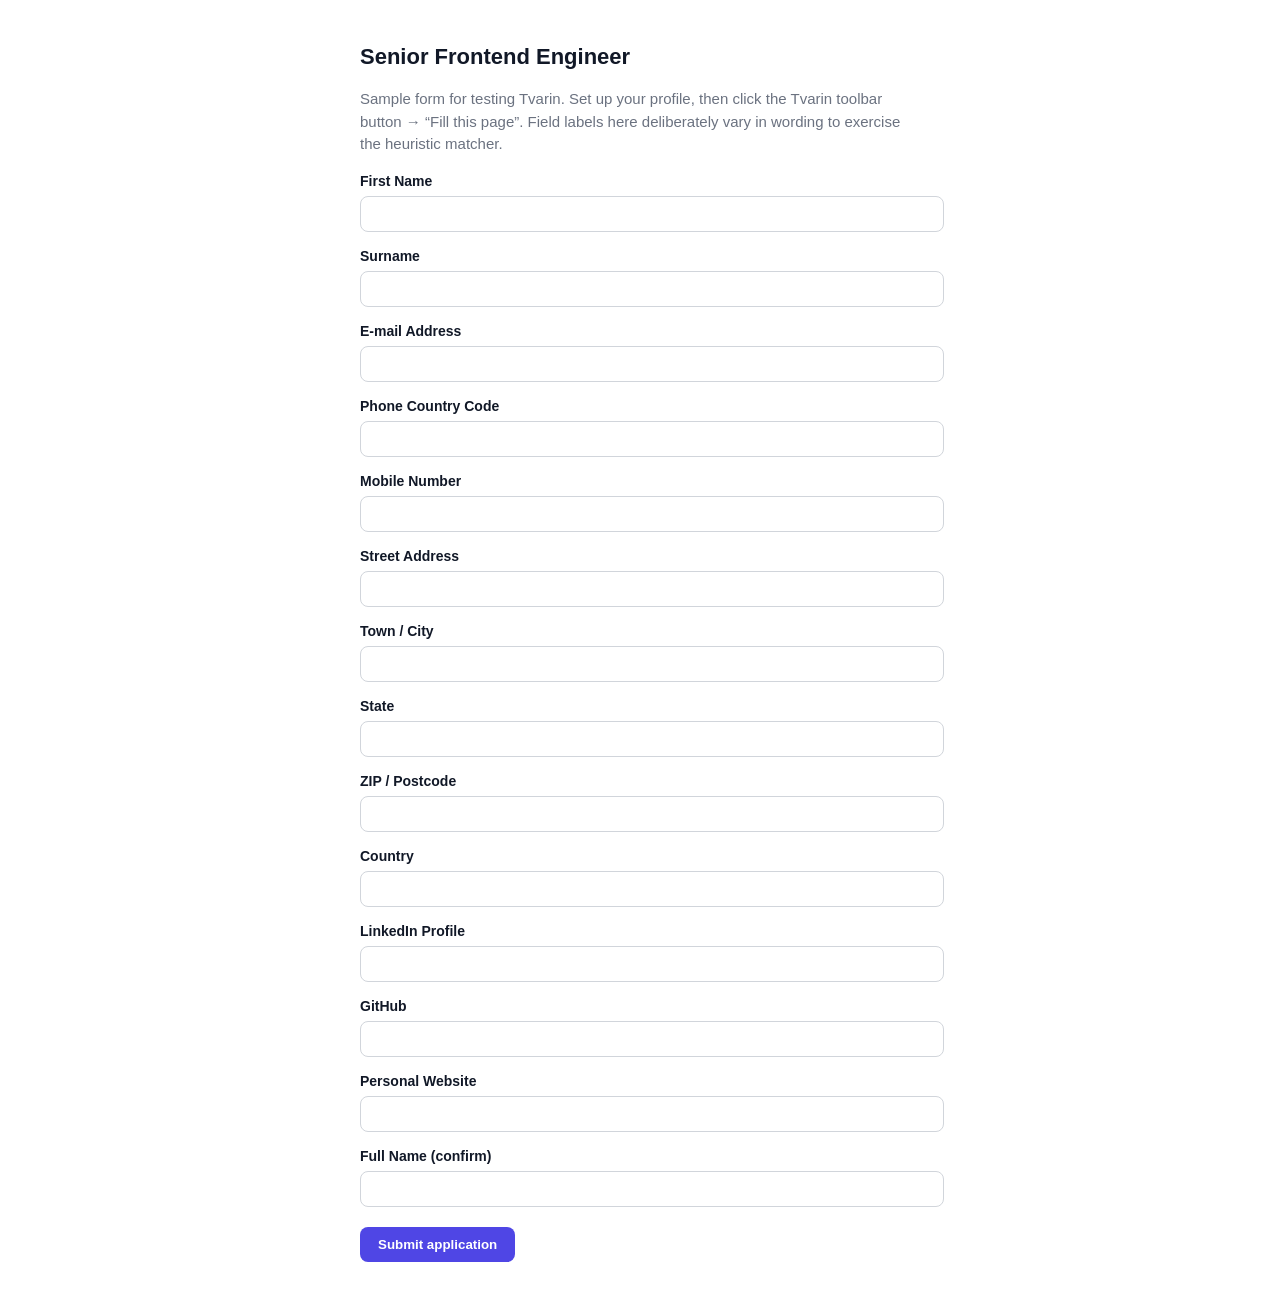
<file: test/sample-form.html>
<!doctype html>
<html lang="en">
  <head>
    <meta charset="utf-8" />
    <meta name="viewport" content="width=device-width, initial-scale=1" />
    <title>Sample Job Application — Tvarin test</title>
    <style>
      :root {
        --bg: #ffffff;
        --fg: #111827;
        --muted: #6b7280;
        --border: #d1d5db;
        --input-bg: #ffffff;
      }
      @media (prefers-color-scheme: dark) {
        :root {
          --bg: #111827;
          --fg: #f3f4f6;
          --muted: #9ca3af;
          --border: #4b5563;
          --input-bg: #1f2937;
        }
      }
      body {
        font: 15px/1.5 -apple-system, BlinkMacSystemFont, "Segoe UI", Roboto, sans-serif;
        max-width: 560px;
        margin: 40px auto;
        padding: 0 16px;
        background: var(--bg);
        color: var(--fg);
      }
      h1 { font-size: 22px; color: var(--fg); }
      p.note { color: var(--muted); }
      label { display: block; margin: 14px 0 4px; font-weight: 600; font-size: 14px; color: var(--fg); }
      input, textarea, select {
        width: 100%;
        padding: 9px 11px;
        border: 1px solid var(--border);
        border-radius: 8px;
        font-size: 14px;
        background: var(--input-bg);
        color: var(--fg);
      }
      input:focus { outline: 2px solid #4f46e5; outline-offset: 1px; }
      button { margin-top: 20px; padding: 10px 18px; border-radius: 8px; border: 0; background: #4f46e5; color: #fff; font-weight: 600; cursor: pointer; }
    </style>
  </head>
  <body>
    <h1>Senior Frontend Engineer</h1>
    <p class="note">
      Sample form for testing Tvarin. Set up your profile, then click the Tvarin
      toolbar button → “Fill this page”. Field labels here deliberately vary in
      wording to exercise the heuristic matcher.
    </p>

    <form>
      <label for="a">First Name</label>
      <input id="a" name="first_name" type="text" />

      <label for="b">Surname</label>
      <input id="b" name="last_name" type="text" />

      <label for="c">E-mail Address</label>
      <input id="c" name="applicant_email" type="email" />

      <label for="cc">Phone Country Code</label>
      <input id="cc" name="phone_country_code" type="text" />

      <label for="d">Mobile Number</label>
      <input id="d" name="tel" type="tel" />

      <label for="e">Street Address</label>
      <input id="e" name="addr1" type="text" />

      <label for="f">Town / City</label>
      <input id="f" name="city" type="text" />

      <label for="g">State</label>
      <input id="g" name="region" type="text" />

      <label for="h">ZIP / Postcode</label>
      <input id="h" name="zip" type="text" />

      <label for="i">Country</label>
      <input id="i" name="country" type="text" />

      <label for="j">LinkedIn Profile</label>
      <input id="j" name="linkedin_url" type="url" />

      <label for="k">GitHub</label>
      <input id="k" name="github" type="url" />

      <label for="l">Personal Website</label>
      <input id="l" name="portfolio" type="url" />

      <label for="m">Full Name (confirm)</label>
      <input id="m" name="full_name" type="text" />

      <button type="button">Submit application</button>
    </form>
  </body>
</html>
</file>
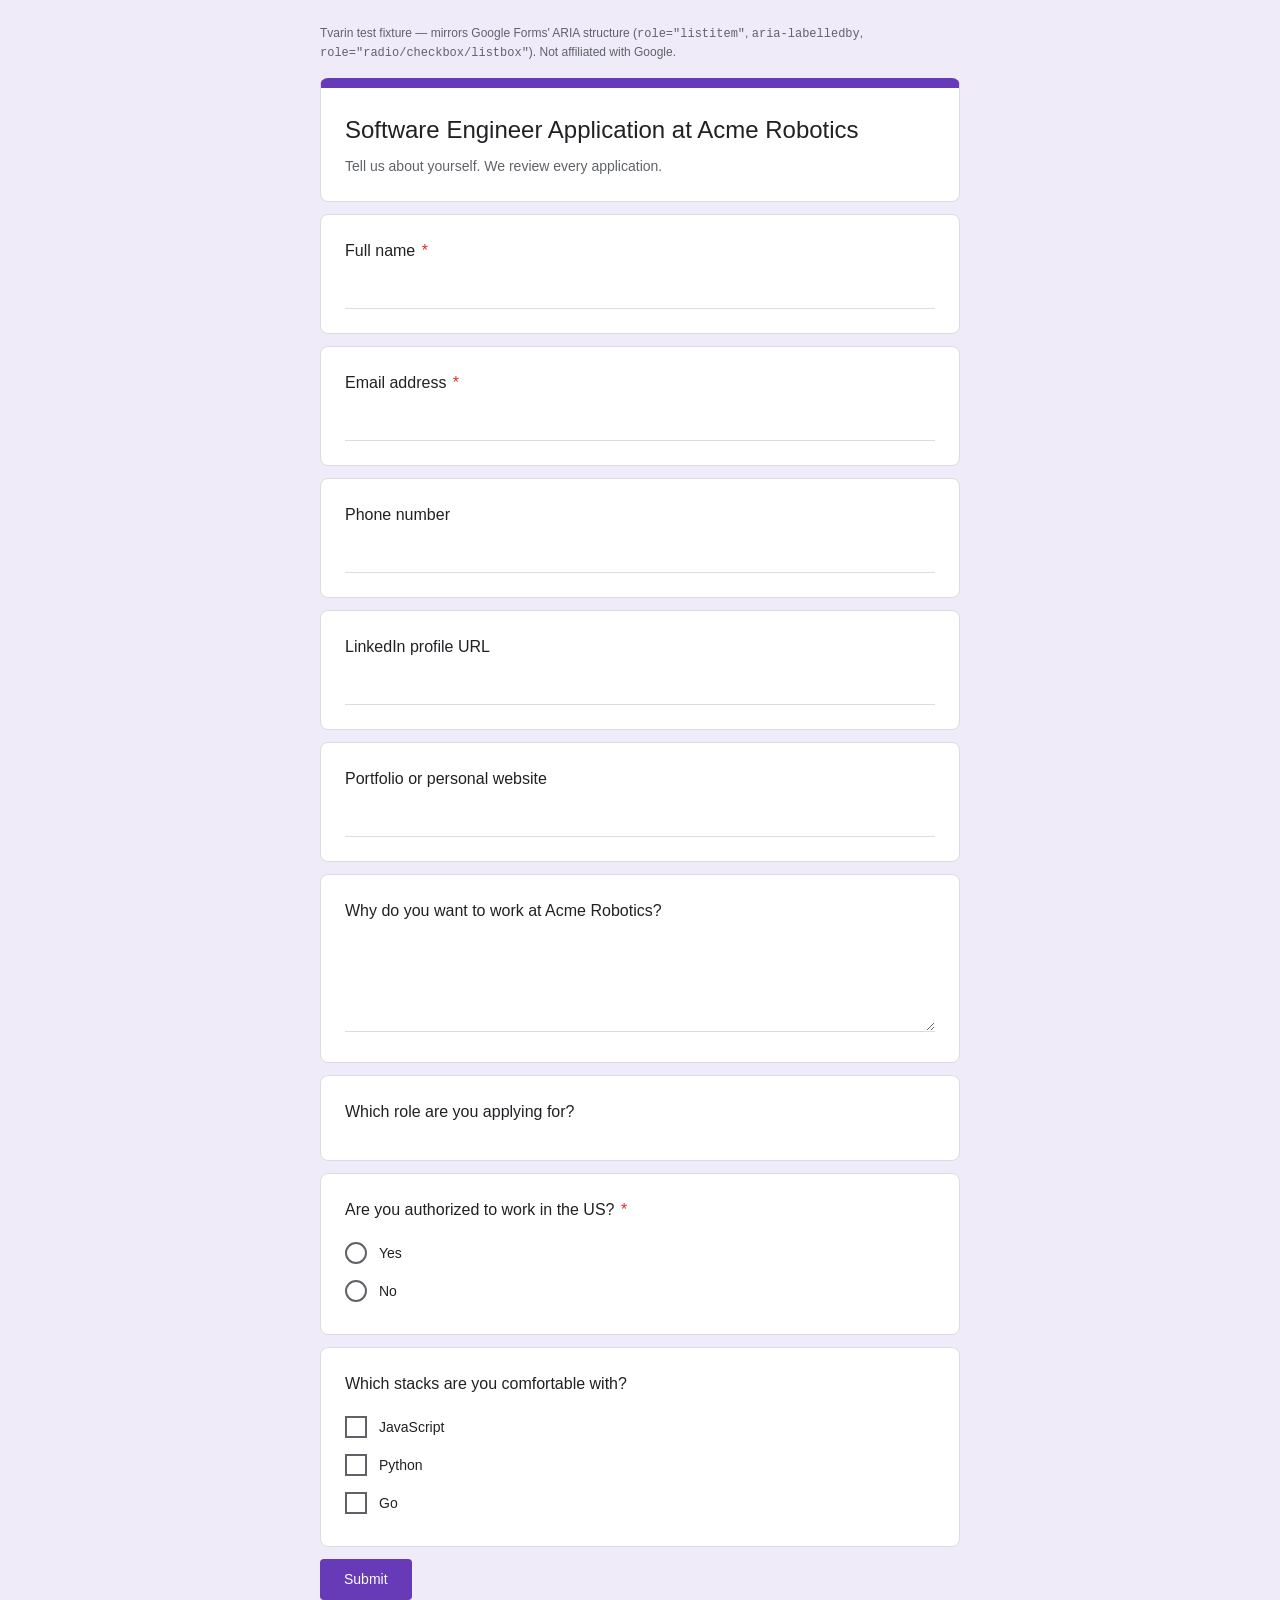
<file: test/sample-google-form.html>
<!doctype html>
<html lang="en">
  <head>
    <meta charset="utf-8" />
    <meta name="viewport" content="width=device-width, initial-scale=1" />
    <!-- Mimics how Google sets the tab title on a published /viewform page. -->
    <title>Software Engineer Application at Acme Robotics</title>
    <style>
      :root {
        --bg: #f0ebf8;
        --card: #ffffff;
        --fg: #202124;
        --muted: #5f6368;
        --border: #dadce0;
        --accent: #673ab7;
      }
      @media (prefers-color-scheme: dark) {
        :root {
          --bg: #202124;
          --card: #2d2e30;
          --fg: #e8eaed;
          --muted: #9aa0a6;
          --border: #5f6368;
          --accent: #b39ddb;
        }
      }
      body {
        font: 14px/1.5 "Roboto", -apple-system, BlinkMacSystemFont, "Segoe UI", sans-serif;
        background: var(--bg);
        color: var(--fg);
        margin: 0;
        padding: 24px 12px 64px;
      }
      .form {
        max-width: 640px;
        margin: 0 auto;
        display: flex;
        flex-direction: column;
        gap: 12px;
      }
      .card {
        background: var(--card);
        border: 1px solid var(--border);
        border-radius: 8px;
        padding: 24px;
      }
      .header {
        border-top: 10px solid var(--accent);
      }
      .header h1 {
        font-size: 24px;
        font-weight: 400;
        margin: 0 0 8px;
      }
      .header p {
        color: var(--muted);
        margin: 0;
      }
      .qtitle {
        font-size: 16px;
        margin: 0 0 12px;
      }
      .req {
        color: #d93025;
        margin-left: 2px;
      }
      input[type="text"],
      input[type="email"],
      textarea {
        width: 100%;
        box-sizing: border-box;
        border: none;
        border-bottom: 1px solid var(--border);
        background: transparent;
        color: var(--fg);
        font: inherit;
        padding: 6px 0;
        outline: none;
      }
      input:focus,
      textarea:focus {
        border-bottom: 2px solid var(--accent);
      }
      .opt {
        display: flex;
        align-items: center;
        gap: 12px;
        padding: 8px 0;
        cursor: pointer;
      }
      .radio,
      .checkbox {
        width: 18px;
        height: 18px;
        border: 2px solid var(--muted);
        display: inline-block;
      }
      .radio {
        border-radius: 50%;
      }
      [role="radio"][aria-checked="true"] .radio {
        border-color: var(--accent);
        box-shadow: inset 0 0 0 3px var(--accent);
      }
      [role="checkbox"][aria-checked="true"] .checkbox {
        background: var(--accent);
        border-color: var(--accent);
      }
      .dropdown {
        border: 1px solid var(--border);
        border-radius: 4px;
        padding: 8px 12px;
        cursor: pointer;
        max-width: 320px;
      }
      .dropdown[aria-expanded="true"] + [role="listbox"] {
        display: block;
      }
      [role="listbox"] {
        display: none;
        border: 1px solid var(--border);
        border-radius: 4px;
        margin-top: 4px;
        max-width: 320px;
        background: var(--card);
      }
      [role="option"] {
        padding: 8px 12px;
        cursor: pointer;
      }
      [role="option"]:hover {
        background: var(--bg);
      }
      .submit {
        align-self: flex-start;
        background: var(--accent);
        color: #fff;
        border: none;
        border-radius: 4px;
        padding: 10px 24px;
        font: inherit;
        cursor: pointer;
      }
      .note {
        max-width: 640px;
        margin: 0 auto 16px;
        color: var(--muted);
        font-size: 12px;
      }
    </style>
  </head>
  <body>
    <p class="note">
      Tvarin test fixture — mirrors Google Forms' ARIA structure
      (<code>role="listitem"</code>, <code>aria-labelledby</code>,
      <code>role="radio/checkbox/listbox"</code>). Not affiliated with Google.
    </p>

    <div class="form" role="list">
      <!-- Form header: title heading is the FIRST role="heading" on the page. -->
      <div class="card header">
        <h1 role="heading" aria-level="1">Software Engineer Application at Acme Robotics</h1>
        <p>Tell us about yourself. We review every application.</p>
      </div>

      <!-- Q1: short answer → fullName -->
      <div class="card" role="listitem">
        <div class="qtitle" role="heading" aria-level="3" id="q1">
          Full name <span class="req" aria-label="Required question">*</span>
        </div>
        <input type="text" aria-labelledby="q1" />
      </div>

      <!-- Q2: short answer → email -->
      <div class="card" role="listitem">
        <div class="qtitle" role="heading" aria-level="3" id="q2">
          Email address <span class="req" aria-label="Required question">*</span>
        </div>
        <input type="email" aria-labelledby="q2" />
      </div>

      <!-- Q3: short answer → phone -->
      <div class="card" role="listitem">
        <div class="qtitle" role="heading" aria-level="3" id="q3">Phone number</div>
        <input type="text" aria-labelledby="q3" />
      </div>

      <!-- Q4: short answer → linkedin -->
      <div class="card" role="listitem">
        <div class="qtitle" role="heading" aria-level="3" id="q4">LinkedIn profile URL</div>
        <input type="text" aria-labelledby="q4" />
      </div>

      <!-- Q5: short answer → portfolio -->
      <div class="card" role="listitem">
        <div class="qtitle" role="heading" aria-level="3" id="q5">
          Portfolio or personal website
        </div>
        <input type="text" aria-labelledby="q5" />
      </div>

      <!-- Q6: paragraph → why (unmapped in Phase 1; a Phase 3 semantic candidate) -->
      <div class="card" role="listitem">
        <div class="qtitle" role="heading" aria-level="3" id="q6">
          Why do you want to work at Acme Robotics?
        </div>
        <textarea rows="4" aria-labelledby="q6"></textarea>
      </div>

      <!-- Q7: dropdown (role=listbox) — Phase 2 -->
      <div class="card" role="listitem">
        <div class="qtitle" role="heading" aria-level="3" id="q7">
          Which role are you applying for?
        </div>
        <div class="dropdown" role="listbox" aria-labelledby="q7" aria-expanded="false" tabindex="0">
          Choose
        </div>
        <div role="listbox" aria-labelledby="q7">
          <div role="option" data-value="">Choose</div>
          <div role="option" data-value="Backend Engineer">Backend Engineer</div>
          <div role="option" data-value="Frontend Engineer">Frontend Engineer</div>
          <div role="option" data-value="Full Stack Engineer">Full Stack Engineer</div>
        </div>
      </div>

      <!-- Q8: multiple choice (role=radio divs) — Phase 2 -->
      <div class="card" role="listitem">
        <div class="qtitle" role="heading" aria-level="3" id="q8">
          Are you authorized to work in the US? <span class="req" aria-label="Required question">*</span>
        </div>
        <div role="radiogroup" aria-labelledby="q8">
          <label class="opt" role="radio" aria-label="Yes" data-value="Yes" aria-checked="false">
            <span class="radio"></span> Yes
          </label>
          <label class="opt" role="radio" aria-label="No" data-value="No" aria-checked="false">
            <span class="radio"></span> No
          </label>
        </div>
      </div>

      <!-- Q9: checkboxes (role=checkbox divs) — Phase 2 -->
      <div class="card" role="listitem">
        <div class="qtitle" role="heading" aria-level="3" id="q9">
          Which stacks are you comfortable with?
        </div>
        <div role="list" aria-labelledby="q9">
          <label class="opt" role="checkbox" aria-label="JavaScript" aria-checked="false">
            <span class="checkbox"></span> JavaScript
          </label>
          <label class="opt" role="checkbox" aria-label="Python" aria-checked="false">
            <span class="checkbox"></span> Python
          </label>
          <label class="opt" role="checkbox" aria-label="Go" aria-checked="false">
            <span class="checkbox"></span> Go
          </label>
        </div>
      </div>

      <!-- Submit — Tvarin must never click this. -->
      <button type="button" class="submit">Submit</button>
    </div>

    <script>
      // Minimal interactivity so the fixture behaves like a real form when
      // clicked (radios/checkboxes toggle; dropdown expands and selects).
      document.querySelectorAll('[role="radio"]').forEach((r) => {
        r.addEventListener("click", () => {
          r.parentElement
            .querySelectorAll('[role="radio"]')
            .forEach((s) => s.setAttribute("aria-checked", "false"));
          r.setAttribute("aria-checked", "true");
        });
      });
      document.querySelectorAll('[role="checkbox"]').forEach((c) => {
        c.addEventListener("click", () => {
          c.setAttribute(
            "aria-checked",
            c.getAttribute("aria-checked") === "true" ? "false" : "true"
          );
        });
      });
      document.querySelectorAll('.dropdown[role="listbox"]').forEach((d) => {
        d.addEventListener("click", () =>
          d.setAttribute(
            "aria-expanded",
            d.getAttribute("aria-expanded") === "true" ? "false" : "true"
          )
        );
      });
      document
        .querySelectorAll('[role="listbox"]:not(.dropdown) [role="option"]')
        .forEach((o) => {
          o.addEventListener("click", () => {
            const dd = o.closest('[role="listitem"]').querySelector(".dropdown");
            dd.textContent = o.getAttribute("data-value") || "Choose";
            dd.setAttribute("aria-expanded", "false");
          });
        });
    </script>
  </body>
</html>
</file>
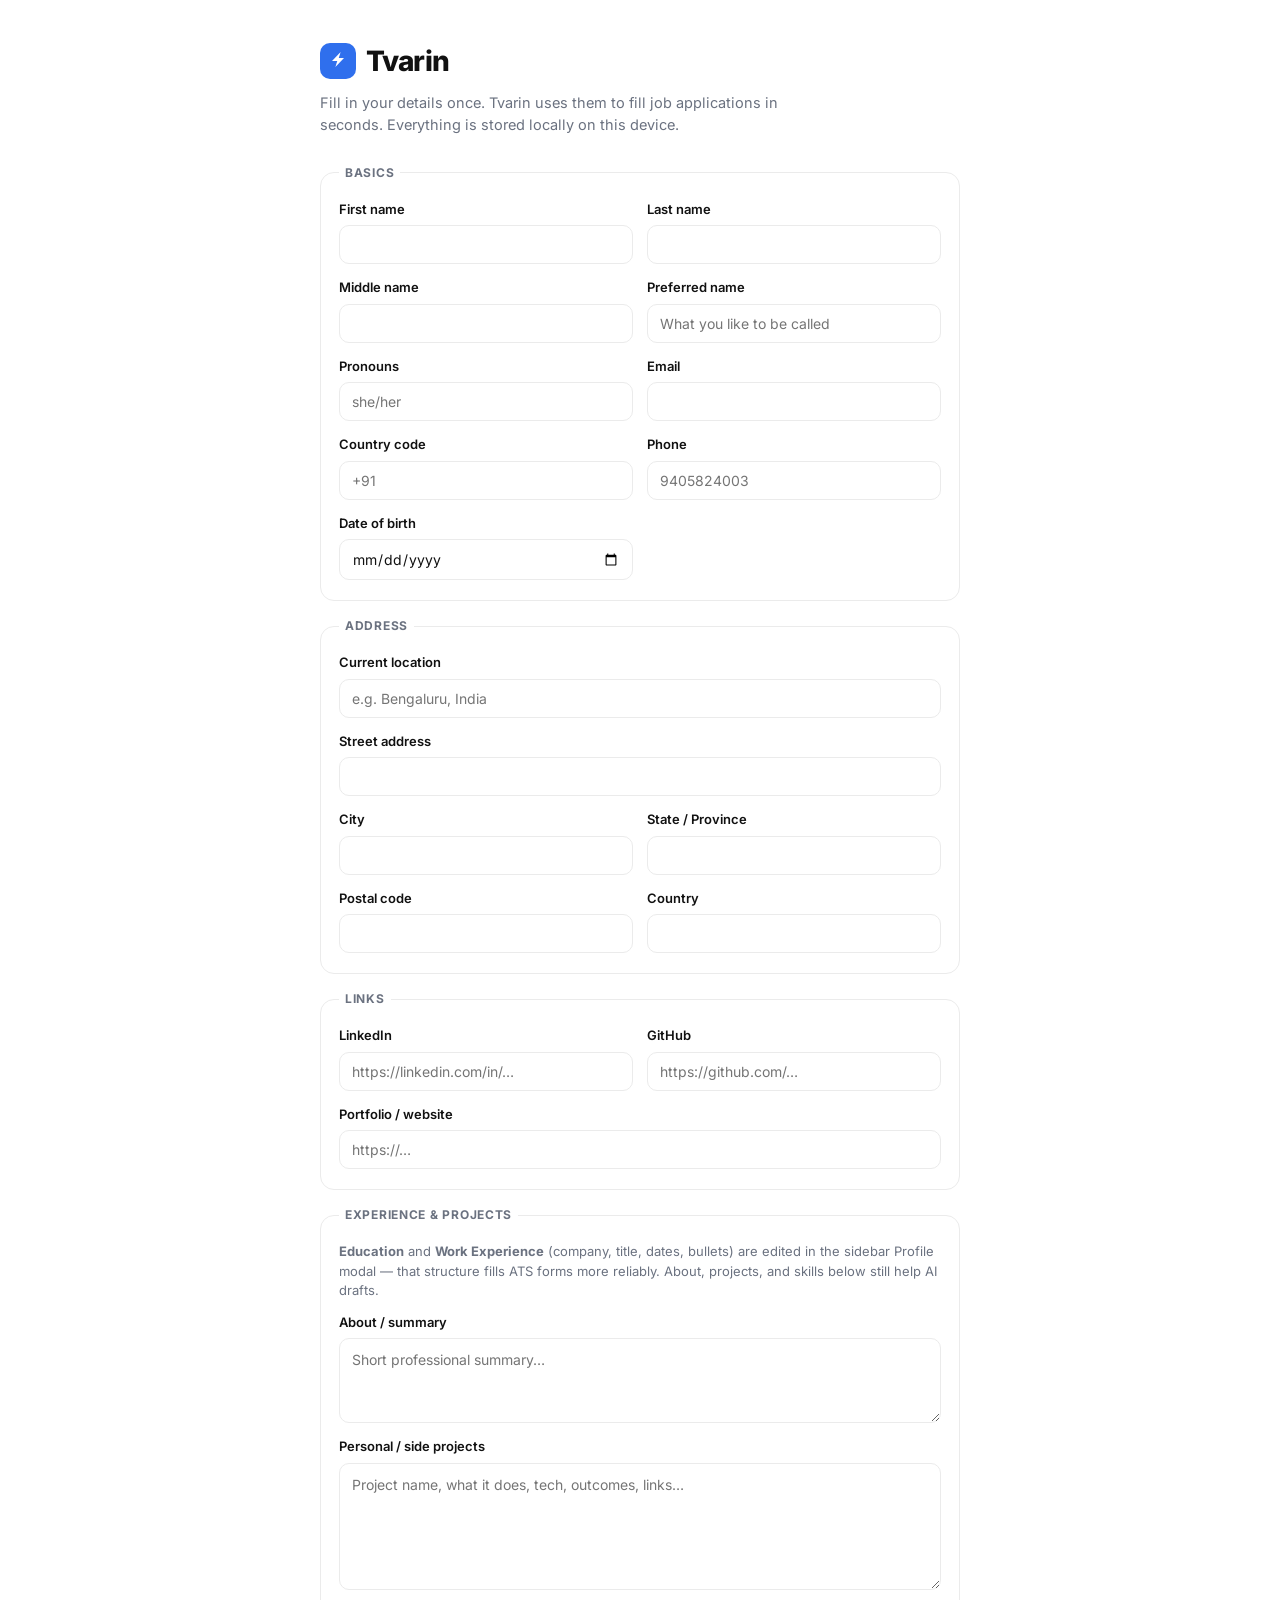
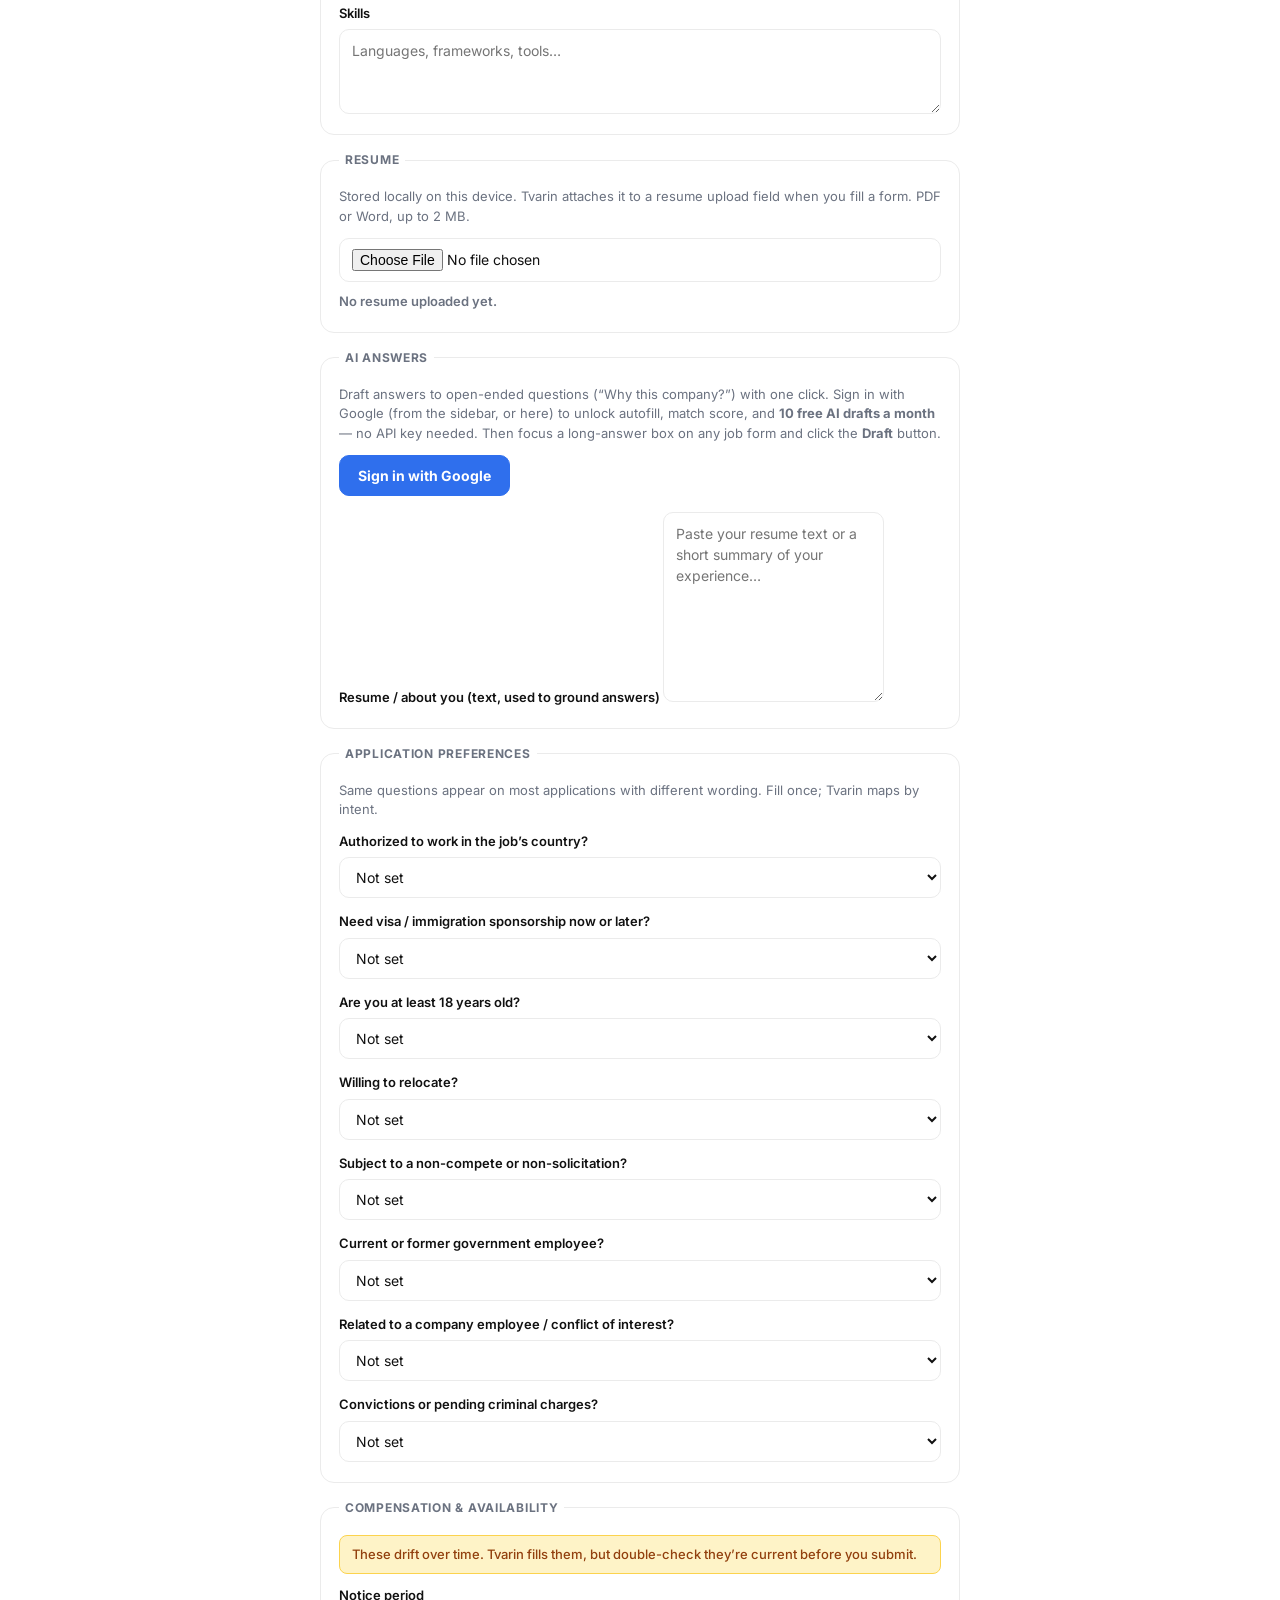
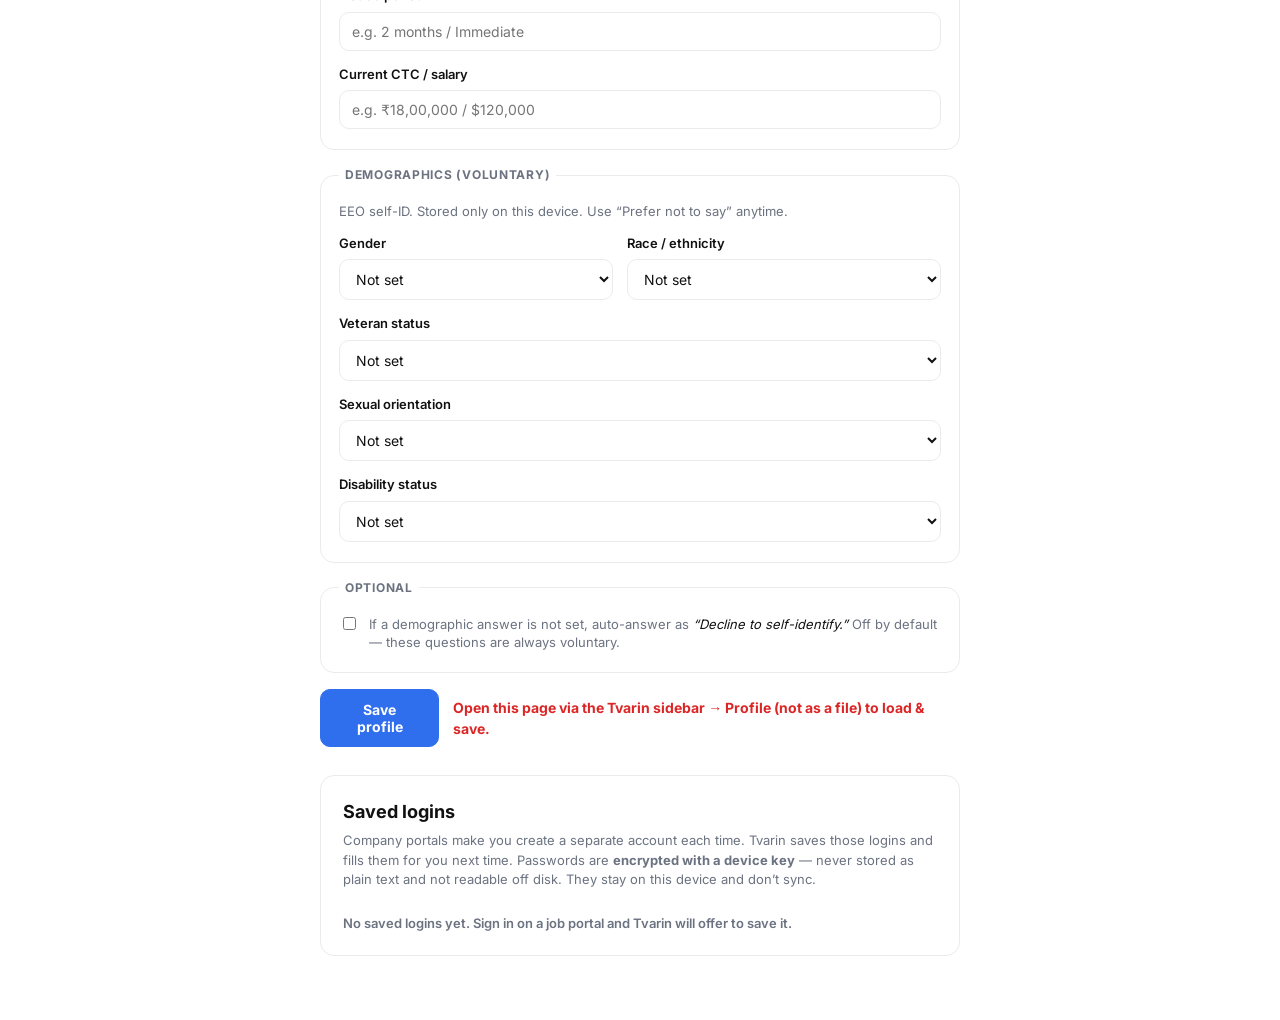
<file: src/options/options.html>
<!doctype html>
<html lang="en">
  <head>
    <meta charset="utf-8" />
    <meta name="viewport" content="width=device-width, initial-scale=1" />
    <link rel="stylesheet" href="../shared/tokens.css" />
    <link rel="stylesheet" href="options.css" />
    <title>Tvarin — Your Profile</title>
  </head>
  <body>
    <main class="wrap">
      <header class="head">
        <div class="brand">
          <span class="brand__mark" aria-hidden="true">
            <svg viewBox="0 0 24 24" fill="none"><path d="M4 12h7l-2.5 8L20 8h-7l2.5-8L4 12z" fill="currentColor"/></svg>
          </span>
          <h1>Tvarin</h1>
        </div>
        <p class="sub">
          Fill in your details once. Tvarin uses them to fill job applications
          in seconds. Everything is stored locally on this device.
        </p>
      </header>

      <form id="profile-form">
        <fieldset>
          <legend>Basics</legend>
          <div class="grid">
            <label>First name <input name="firstName" type="text" autocomplete="given-name" /></label>
            <label>Last name <input name="lastName" type="text" autocomplete="family-name" /></label>
            <label>Middle name <input name="middleName" type="text" autocomplete="additional-name" /></label>
            <label>Preferred name <input name="preferredName" type="text" placeholder="What you like to be called" /></label>
            <label>Pronouns <input name="pronouns" type="text" placeholder="she/her" /></label>
            <label>Email <input name="email" type="email" autocomplete="email" /></label>
            <label>Country code <input name="phoneCountryCode" type="text" placeholder="+91" autocomplete="tel-country-code" /></label>
            <label>Phone <input name="phone" type="tel" placeholder="9405824003" autocomplete="tel-national" /></label>
            <label>Date of birth <input name="dateOfBirth" type="date" autocomplete="bday" /></label>
          </div>
        </fieldset>

        <fieldset>
          <legend>Address</legend>
          <div class="grid">
            <label class="grid__full">Current location <input name="currentLocation" type="text" placeholder="e.g. Bengaluru, India" /></label>
            <label class="grid__full">Street address <input name="addressLine1" type="text" autocomplete="address-line1" /></label>
            <label>City <input name="city" type="text" autocomplete="address-level2" /></label>
            <label>State / Province <input name="state" type="text" autocomplete="address-level1" /></label>
            <label>Postal code <input name="postalCode" type="text" autocomplete="postal-code" /></label>
            <label>Country <input name="country" type="text" autocomplete="country-name" /></label>
          </div>
        </fieldset>

        <fieldset>
          <legend>Links</legend>
          <div class="grid">
            <label>LinkedIn <input name="linkedin" type="url" placeholder="https://linkedin.com/in/…" /></label>
            <label>GitHub <input name="github" type="url" placeholder="https://github.com/…" /></label>
            <label class="grid__full">Portfolio / website <input name="portfolio" type="url" placeholder="https://…" /></label>
          </div>
        </fieldset>

        <fieldset>
          <legend>Experience & projects</legend>
          <p class="field-note">
            <strong>Education</strong> and <strong>Work Experience</strong> (company, title, dates, bullets)
            are edited in the sidebar Profile modal — that structure fills ATS forms more reliably.
            About, projects, and skills below still help AI drafts.
          </p>
          <div class="grid">
            <label class="grid__full">About / summary
              <textarea name="about" rows="3" placeholder="Short professional summary…"></textarea>
            </label>
            <label class="grid__full">Personal / side projects
              <textarea name="projects" rows="5" placeholder="Project name, what it does, tech, outcomes, links…"></textarea>
            </label>
            <label class="grid__full">Skills
              <textarea name="skills" rows="3" placeholder="Languages, frameworks, tools…"></textarea>
            </label>
          </div>
        </fieldset>

        <fieldset>
          <legend>Resume</legend>
          <p class="field-note">
            Stored locally on this device. Tvarin attaches it to a resume upload
            field when you fill a form. PDF or Word, up to 2&nbsp;MB.
          </p>
          <div class="resume-row">
            <input id="resume-input" type="file" accept=".pdf,.doc,.docx" />
            <button type="button" id="resume-remove" class="btn btn--ghost" hidden>
              Remove
            </button>
          </div>
          <p id="resume-status" class="resume-status">No resume uploaded yet.</p>
        </fieldset>

        <fieldset>
          <legend>AI answers</legend>
          <p class="field-note">
            Draft answers to open-ended questions (“Why this company?”) with one
            click. Sign in with Google (from the sidebar, or here) to unlock
            autofill, match score, and <strong>10 free AI drafts a month</strong>
            — no API key needed. Then focus a long-answer box on any job form and
            click the <strong>Draft</strong> button.
          </p>
          <div class="auth-row">
            <button type="button" id="ai-signin" class="btn btn--primary">
              Sign in with Google
            </button>
            <button type="button" id="ai-signout" class="btn btn--ghost" hidden>
              Sign out
            </button>
            <span id="ai-status" class="auth-status" aria-live="polite"></span>
          </div>
          <label class="grid__full ai-resume">
            Resume / about you (text, used to ground answers)
            <textarea name="aiResumeText" rows="8" placeholder="Paste your resume text or a short summary of your experience…"></textarea>
          </label>
        </fieldset>

        <fieldset>
          <legend>Application preferences</legend>
          <p class="field-note">
            Same questions appear on most applications with different wording.
            Fill once; Tvarin maps by intent.
          </p>
          <div class="grid">
            <label class="grid__full">Authorized to work in the job’s country?
              <select name="workAuthorized">
                <option value="">Not set</option>
                <option value="yes">Yes</option>
                <option value="no">No</option>
              </select>
            </label>
            <label class="grid__full">Need visa / immigration sponsorship now or later?
              <select name="needsSponsorship">
                <option value="">Not set</option>
                <option value="yes">Yes</option>
                <option value="no">No</option>
              </select>
            </label>
            <label class="grid__full">Are you at least 18 years old?
              <select name="isOfLegalWorkingAge">
                <option value="">Not set</option>
                <option value="yes">Yes</option>
                <option value="no">No</option>
              </select>
            </label>
            <label class="grid__full">Willing to relocate?
              <select name="willingToRelocate">
                <option value="">Not set</option>
                <option value="yes">Yes</option>
                <option value="no">No</option>
                <option value="prefer_not_to_say">Prefer not to say</option>
              </select>
            </label>
            <label class="grid__full">Subject to a non-compete or non-solicitation?
              <select name="hasNonCompete">
                <option value="">Not set</option>
                <option value="yes">Yes</option>
                <option value="no">No</option>
              </select>
            </label>
            <label class="grid__full">Current or former government employee?
              <select name="isGovernmentEmployee">
                <option value="">Not set</option>
                <option value="yes">Yes</option>
                <option value="no">No</option>
              </select>
            </label>
            <label class="grid__full">Related to a company employee / conflict of interest?
              <select name="relatedToCompany">
                <option value="">Not set</option>
                <option value="yes">Yes</option>
                <option value="no">No</option>
              </select>
            </label>
            <label class="grid__full">Convictions or pending criminal charges?
              <select name="hasCriminalRecord">
                <option value="">Not set</option>
                <option value="yes">Yes</option>
                <option value="no">No</option>
                <option value="prefer_not_to_say">Prefer not to say</option>
              </select>
            </label>
          </div>
        </fieldset>

        <fieldset>
          <legend>Compensation &amp; availability</legend>
          <p class="field-note field-note--warn">
            These drift over time. Tvarin fills them, but double-check they’re current before you submit.
          </p>
          <div class="grid">
            <label class="grid__full">Notice period <input name="noticePeriod" type="text" placeholder="e.g. 2 months / Immediate" /></label>
            <label class="grid__full">Current CTC / salary <input name="currentCTC" type="text" placeholder="e.g. ₹18,00,000 / $120,000" /></label>
          </div>
        </fieldset>

        <fieldset>
          <legend>Demographics (voluntary)</legend>
          <p class="field-note">
            EEO self-ID. Stored only on this device. Use “Prefer not to say” anytime.
          </p>
          <div class="grid">
            <label>Gender
              <select name="gender">
                <option value="">Not set</option>
                <option value="male">Male</option>
                <option value="female">Female</option>
                <option value="non_binary">Non-binary</option>
                <option value="other">Other</option>
                <option value="prefer_not_to_say">Prefer not to say</option>
              </select>
            </label>
            <label>Race / ethnicity
              <select name="ethnicity">
                <option value="">Not set</option>
                <option value="american_indian">American Indian or Alaska Native</option>
                <option value="asian">Asian</option>
                <option value="black">Black or African American</option>
                <option value="hispanic">Hispanic or Latino</option>
                <option value="pacific_islander">Native Hawaiian or Other Pacific Islander</option>
                <option value="white">White</option>
                <option value="two_or_more">Two or more races</option>
                <option value="prefer_not_to_say">Prefer not to say</option>
              </select>
            </label>
            <label class="grid__full">Veteran status
              <select name="veteranStatus">
                <option value="">Not set</option>
                <option value="not_veteran">I am not a veteran</option>
                <option value="protected_veteran">I identify as a protected veteran</option>
                <option value="veteran">I am a veteran, but not protected</option>
                <option value="prefer_not_to_say">Prefer not to say</option>
              </select>
            </label>
            <label class="grid__full">Sexual orientation
              <select name="sexualOrientation">
                <option value="">Not set</option>
                <option value="heterosexual">Heterosexual / Straight</option>
                <option value="gay_lesbian">Gay or Lesbian</option>
                <option value="bisexual">Bisexual</option>
                <option value="other">Other</option>
                <option value="prefer_not_to_say">Prefer not to say</option>
              </select>
            </label>
            <label class="grid__full">Disability status
              <select name="disabilityStatus">
                <option value="">Not set</option>
                <option value="yes">Yes, I have a disability (or have had one)</option>
                <option value="no">No, I do not have a disability</option>
                <option value="prefer_not_to_say">I do not want to answer</option>
              </select>
            </label>
          </div>
        </fieldset>

        <fieldset>
          <legend>Optional</legend>
          <label class="check">
            <input name="autoDeclineEEO" type="checkbox" />
            <span>
              If a demographic answer is not set, auto-answer as
              <em>“Decline to self-identify.”</em>
              Off by default — these questions are always voluntary.
            </span>
          </label>
        </fieldset>

        <div class="actions">
          <button type="submit" class="btn btn--primary">Save profile</button>
          <span id="saved" class="saved" aria-live="polite"></span>
        </div>
      </form>

      <section class="logins" id="logins-section" aria-labelledby="logins-heading">
        <h2 id="logins-heading">Saved logins</h2>
        <p class="field-note">
          Company portals make you create a separate account each time. Tvarin
          saves those logins and fills them for you next time. Passwords are
          <strong>encrypted with a device key</strong> — never stored as plain
          text and not readable off disk. They stay on this device and don’t sync.
        </p>
        <ul id="logins-list" class="logins-list"></ul>
        <p id="logins-empty" class="resume-status">
          No saved logins yet. Sign in on a job portal and Tvarin will offer to
          save it.
        </p>
      </section>
    </main>

    <script src="options.js"></script>
  </body>
</html>
</file>
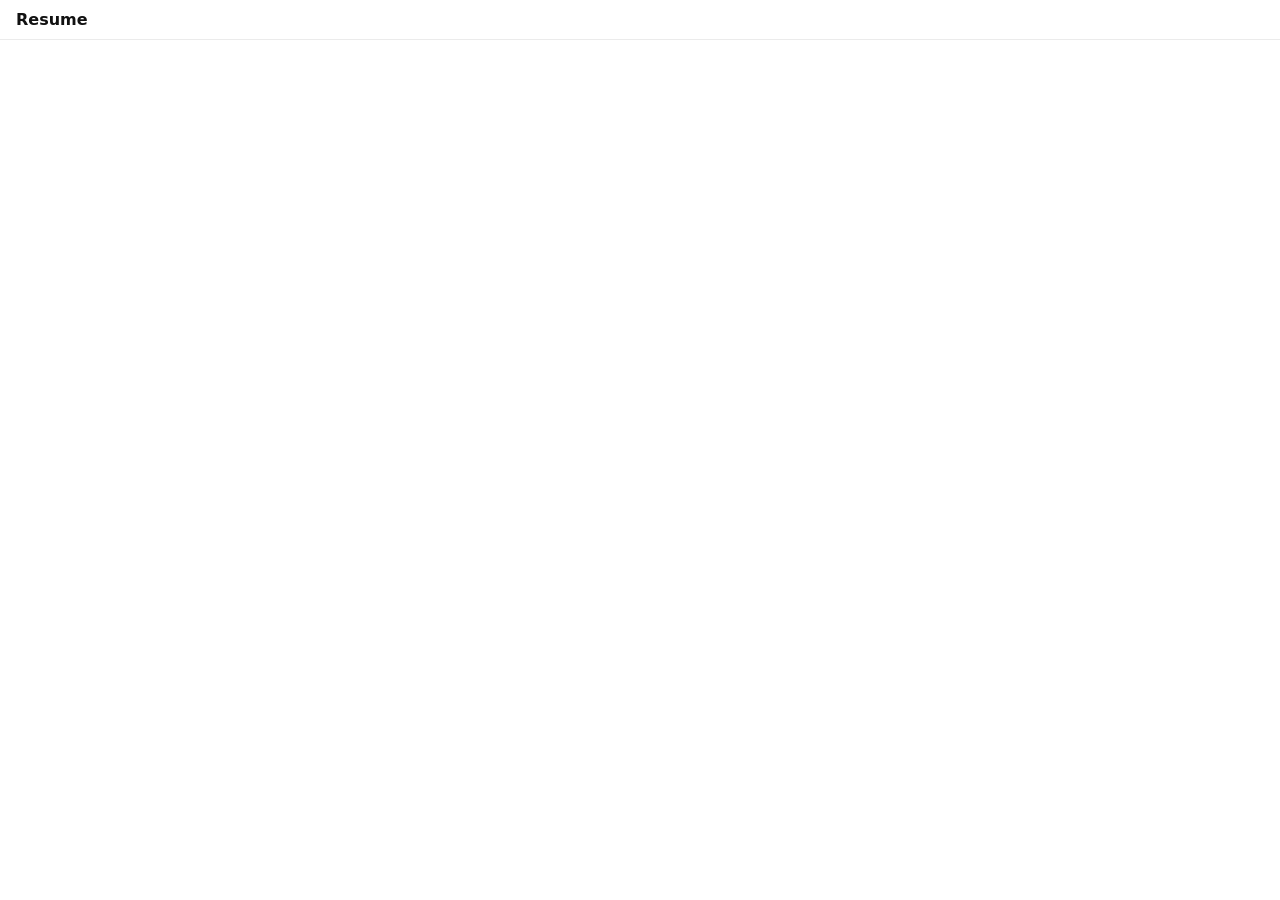
<file: src/resume-viewer/viewer.html>
<!doctype html>
<html lang="en">
  <head>
    <meta charset="utf-8" />
    <meta name="viewport" content="width=device-width, initial-scale=1" />
    <title>Tvarin — Resume</title>
    <style>
      html, body { margin: 0; height: 100%; font-family: Inter, system-ui, sans-serif; background: #fff; color: #111; }
      .bar {
        display: flex; align-items: center; gap: 12px;
        padding: 10px 16px; border-bottom: 1px solid #ebebeb;
      }
      .bar strong { font-weight: 700; }
      .bar span { color: #6b7280; font-size: 13px; }
      .empty { padding: 40px 20px; text-align: center; color: #6b7280; }
      iframe, embed { width: 100%; height: calc(100% - 49px); border: 0; }
      .dl {
        display: inline-block; margin-top: 16px; padding: 10px 16px;
        background: #2f6fed; color: #fff; border-radius: 10px;
        font-weight: 700; text-decoration: none;
      }
    </style>
  </head>
  <body>
    <div class="bar">
      <strong id="name">Resume</strong>
      <span id="meta"></span>
    </div>
    <div id="content"></div>
    <script src="viewer.js"></script>
  </body>
</html>
</file>
<file: src/shared/tokens.css>
/* Tvarin shared design tokens — white canvas + blue accent (Inter) */

@font-face {
  font-family: "Inter";
  font-style: normal;
  font-weight: 400;
  font-display: swap;
  src: url("./fonts/Inter-400.woff2") format("woff2");
}
@font-face {
  font-family: "Inter";
  font-style: normal;
  font-weight: 500;
  font-display: swap;
  src: url("./fonts/Inter-500.woff2") format("woff2");
}
@font-face {
  font-family: "Inter";
  font-style: normal;
  font-weight: 600;
  font-display: swap;
  src: url("./fonts/Inter-600.woff2") format("woff2");
}
@font-face {
  font-family: "Inter";
  font-style: normal;
  font-weight: 700;
  font-display: swap;
  src: url("./fonts/Inter-700.woff2") format("woff2");
}
@font-face {
  font-family: "Inter";
  font-style: normal;
  font-weight: 800;
  font-display: swap;
  src: url("./fonts/Inter-800.woff2") format("woff2");
}

:root {
  --tvarin-bg: #ffffff;
  --tvarin-surface: #ffffff;
  --tvarin-fg: #111111;
  --tvarin-muted: #6b7280;
  --tvarin-border: #ebebeb;
  --tvarin-accent: #2f6fed;
  --tvarin-accent-hover: #2563eb;
  --tvarin-accent-soft: #eaf2ff;
  --tvarin-accent-ink: #ffffff;
  --tvarin-warn: #b45309;
  --tvarin-ok: #059669;
  --tvarin-radius: 14px;
  --tvarin-radius-sm: 10px;
  --tvarin-shadow: 0 1px 2px rgba(17, 24, 39, 0.04), 0 6px 18px rgba(17, 24, 39, 0.05);
  --tvarin-font: "Inter", -apple-system, BlinkMacSystemFont, "Segoe UI", Roboto, Helvetica, Arial, sans-serif;
}
</file>
<file: src/options/options.css>
* {
  box-sizing: border-box;
}

body {
  margin: 0;
  padding: 40px 16px 64px;
  background: #ffffff;
  color: var(--tvarin-fg);
  font: 15px/1.5 var(--tvarin-font);
  -webkit-font-smoothing: antialiased;
}

.wrap {
  max-width: 640px;
  margin: 0 auto;
}

.head {
  margin-bottom: 28px;
}

.brand {
  display: flex;
  align-items: center;
  gap: 10px;
  margin-bottom: 10px;
}

.brand__mark {
  width: 36px;
  height: 36px;
  border-radius: 10px;
  background: var(--tvarin-accent);
  color: var(--tvarin-accent-ink);
  display: grid;
  place-items: center;
}

.brand__mark svg {
  width: 18px;
  height: 18px;
}

.head h1 {
  margin: 0;
  font-size: 28px;
  letter-spacing: -0.03em;
  font-weight: 800;
}

.sub {
  margin: 0;
  color: var(--tvarin-muted);
  max-width: 52ch;
  font-size: 14.5px;
}

fieldset {
  background: var(--tvarin-surface);
  border: 1px solid var(--tvarin-border);
  border-radius: var(--tvarin-radius);
  padding: 18px 18px 20px;
  margin: 0 0 16px;
  box-shadow: none;
}

legend {
  font-weight: 700;
  font-size: 12px;
  text-transform: uppercase;
  letter-spacing: 0.06em;
  color: var(--tvarin-muted);
  padding: 0 6px;
}

.grid {
  display: grid;
  grid-template-columns: 1fr 1fr;
  gap: 14px;
}

.grid__full {
  grid-column: 1 / -1;
}

label {
  display: flex;
  flex-direction: column;
  gap: 6px;
  font-size: 13px;
  font-weight: 600;
  color: var(--tvarin-fg);
}

input,
select,
textarea {
  padding: 10px 12px;
  border: 1px solid var(--tvarin-border);
  border-radius: var(--tvarin-radius-sm);
  font-size: 14px;
  font-weight: 400;
  font-family: inherit;
  background: #ffffff;
  color: var(--tvarin-fg);
  transition: border-color 0.15s ease, box-shadow 0.15s ease;
}

textarea {
  resize: vertical;
  line-height: 1.5;
  background: #fff;
}

input:focus,
select:focus,
textarea:focus {
  outline: none;
  border-color: var(--tvarin-accent);
  box-shadow: 0 0 0 3px rgba(47, 111, 237, 0.2);
  background: #fff;
}

.field-note {
  margin: 0 0 12px;
  font-size: 13px;
  color: var(--tvarin-muted);
}
.field-note--warn {
  padding: 9px 12px;
  border-radius: 8px;
  background: #fef3c7;
  border: 1px solid #fcd34d;
  color: #92400e;
  font-weight: 500;
}

.resume-row {
  display: flex;
  align-items: center;
  gap: 12px;
  flex-wrap: wrap;
}

.resume-row input[type="file"] {
  flex: 1;
  min-width: 200px;
  background: #fff;
}

.resume-status {
  margin: 10px 0 0;
  font-size: 13px;
  font-weight: 600;
  color: var(--tvarin-muted);
}

.btn--ghost {
  background: transparent;
  color: var(--tvarin-muted);
}

.btn--ghost:hover {
  color: var(--tvarin-fg);
  border-color: var(--tvarin-muted);
  background: #f8faff;
}

.auth-row {
  display: flex;
  align-items: center;
  gap: 12px;
  flex-wrap: wrap;
}

.auth-status {
  font-size: 13px;
  font-weight: 600;
  color: var(--tvarin-muted);
}

.ai-resume {
  display: block;
  margin-top: 16px;
}

.check {
  display: flex;
  flex-direction: row;
  align-items: flex-start;
  gap: 10px;
  font-weight: 400;
  font-size: 13px;
  color: var(--tvarin-muted);
  line-height: 1.45;
}

.check input {
  width: auto;
  margin-top: 2px;
  flex-shrink: 0;
}

.check em {
  color: var(--tvarin-fg);
  font-style: italic;
}

.actions {
  display: flex;
  align-items: center;
  gap: 14px;
  margin-top: 4px;
}

.btn {
  padding: 11px 18px;
  border: 1px solid var(--tvarin-border);
  border-radius: var(--tvarin-radius-sm);
  font-size: 14px;
  font-weight: 700;
  font-family: inherit;
  cursor: pointer;
  background: var(--tvarin-surface);
  color: var(--tvarin-fg);
  transition: filter 0.15s ease, transform 0.15s ease;
}

.btn--primary {
  background: var(--tvarin-accent);
  color: var(--tvarin-accent-ink);
  border-color: var(--tvarin-accent);
}

.btn--primary:hover {
  filter: brightness(1.05);
}

.btn--primary:active {
  transform: scale(0.985);
}

.saved {
  color: var(--tvarin-ok);
  font-weight: 700;
  font-size: 14px;
}

/* Saved logins */
.logins {
  margin-top: 28px;
  padding: 22px;
  background: var(--tvarin-surface);
  border: 1px solid var(--tvarin-border);
  border-radius: var(--tvarin-radius);
}

.logins h2 {
  margin: 0 0 6px;
  font-size: 18px;
}

.logins-list {
  list-style: none;
  margin: 14px 0 0;
  padding: 0;
  display: flex;
  flex-direction: column;
  gap: 10px;
}

.login-item {
  display: flex;
  align-items: center;
  gap: 14px;
  flex-wrap: wrap;
  padding: 12px 14px;
  border: 1px solid var(--tvarin-border);
  border-radius: var(--tvarin-radius-sm);
}

.login-item__info {
  display: flex;
  flex-direction: column;
  gap: 2px;
  min-width: 160px;
  flex: 1 1 200px;
}

.login-item__host {
  font-weight: 700;
  font-size: 14px;
}

.login-item__user {
  font-size: 13px;
  color: var(--tvarin-muted);
}

.login-item__meta {
  font-size: 12px;
  color: var(--tvarin-muted);
}

.login-item__pw {
  font-family: ui-monospace, SFMono-Regular, Menlo, monospace;
  font-size: 13px;
  color: var(--tvarin-fg);
  word-break: break-all;
  flex: 1 1 120px;
}

.login-item__actions {
  display: flex;
  gap: 6px;
  flex-shrink: 0;
}

.btn--sm {
  padding: 6px 12px;
  font-size: 13px;
  font-weight: 600;
}

.btn--danger:hover {
  color: var(--tvarin-danger, #dc2626);
  border-color: var(--tvarin-danger, #dc2626);
}

@media (max-width: 520px) {
  .grid {
    grid-template-columns: 1fr;
  }
}
</file>
